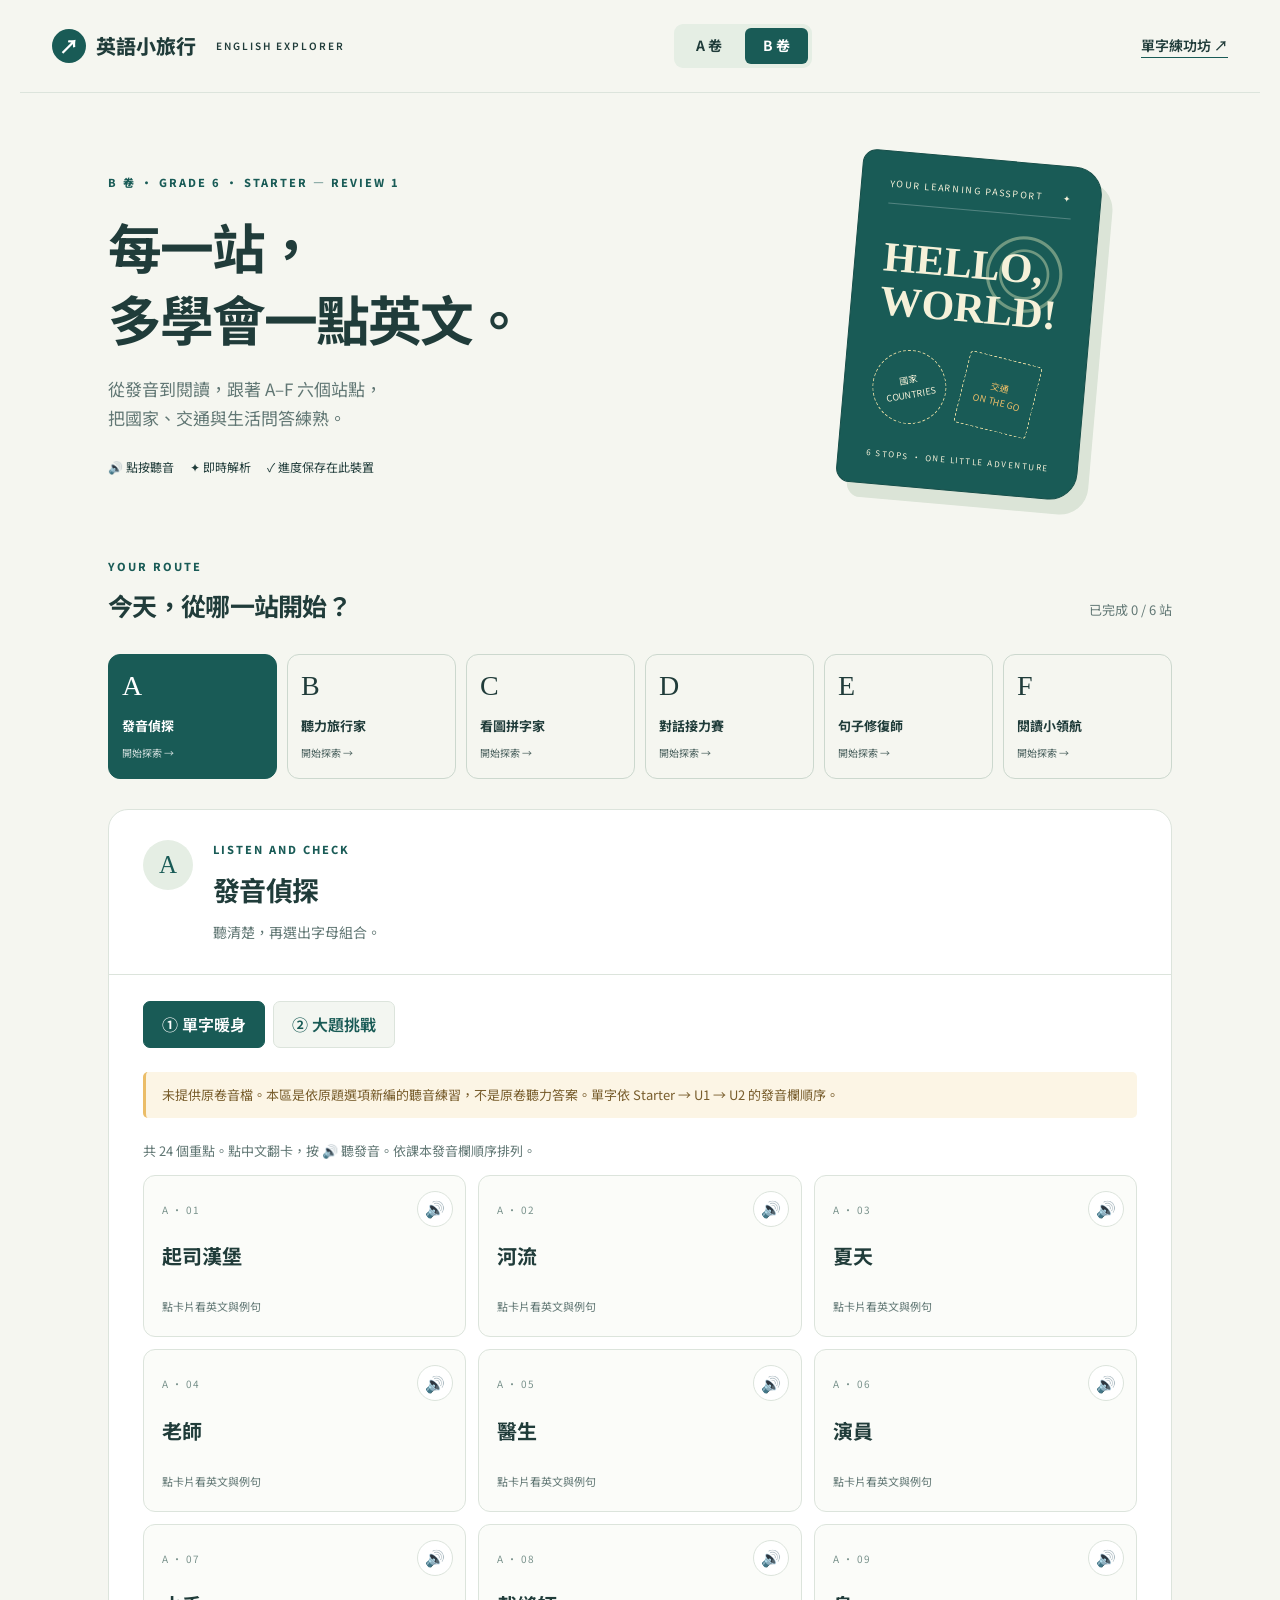
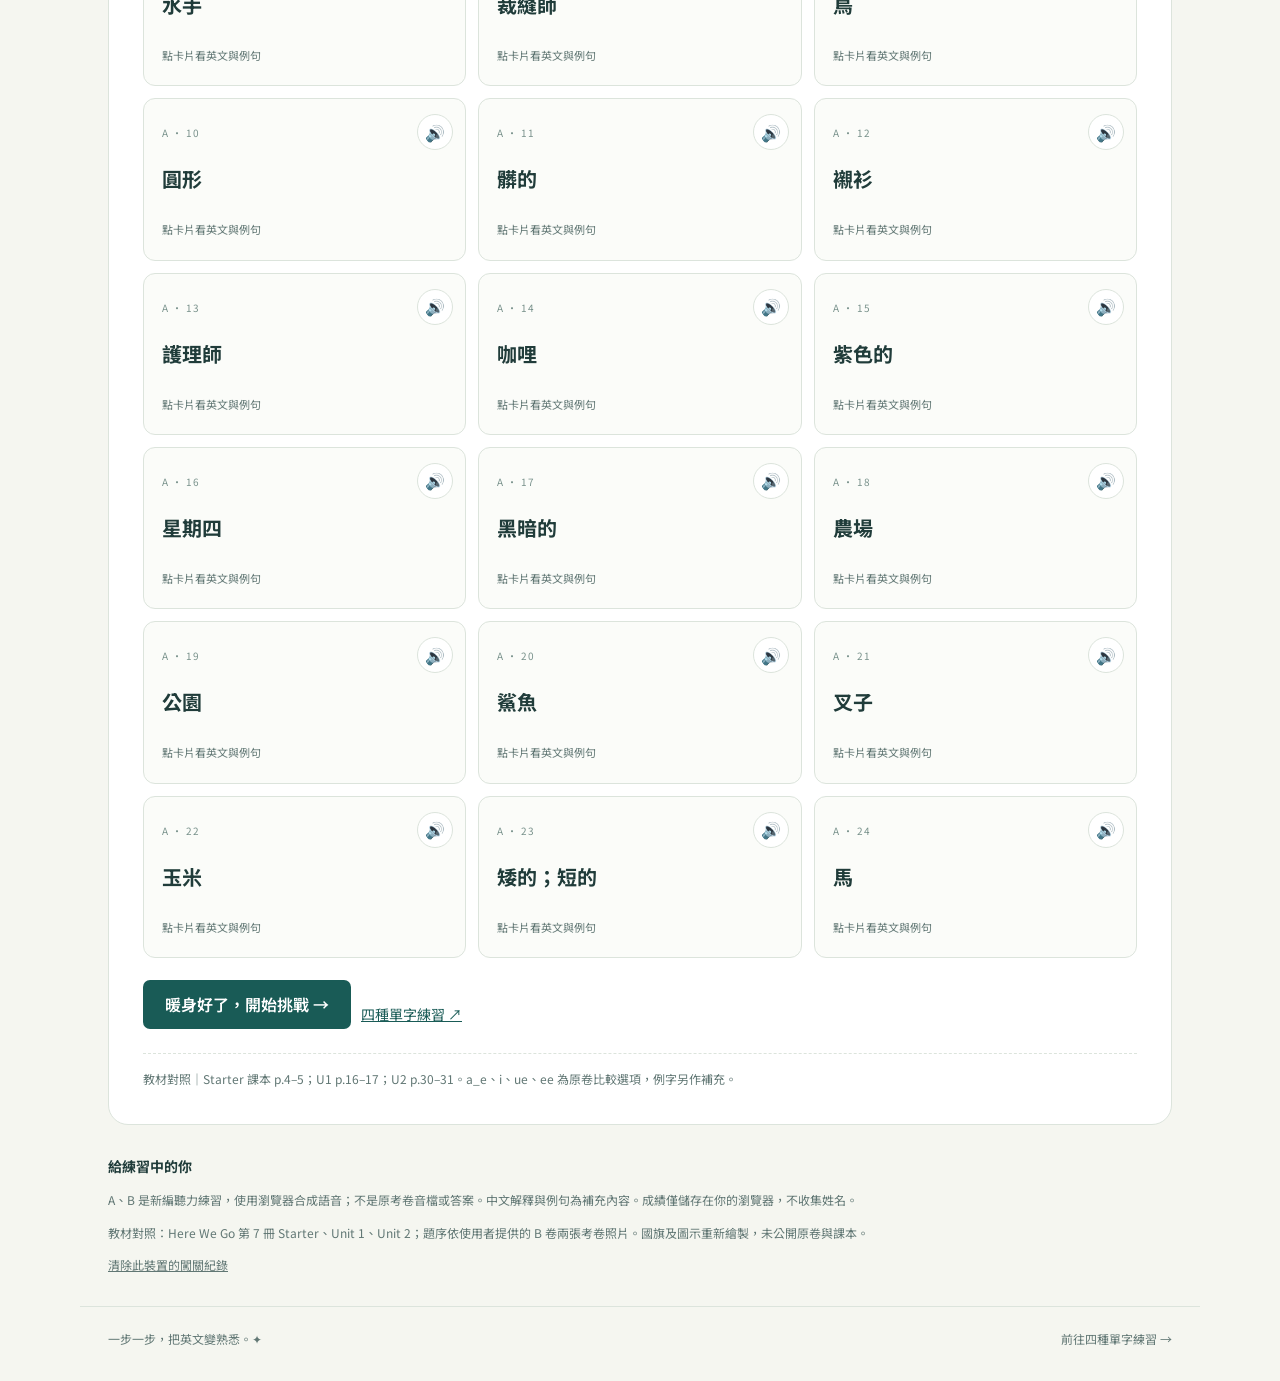
<file: index.html>
<!doctype html>
<html lang="zh-Hant"><head><meta charset="UTF-8"><meta name="viewport" content="width=device-width,initial-scale=1"><meta name="theme-color" content="#195b56"><meta name="description" content="六上英語 Starter–Review 1，依 A–F 大題練發音、國家、交通、對話與閱讀。"><title>英語小旅行｜B 卷闖關練習</title><link rel="stylesheet" href="./style.css?v=2"><script defer src="./data.js"></script><script defer src="./app.js?v=2"></script></head>
<body data-paper="B" data-vocab="vocab.html"><header><a class="brand" href="./index.html"><span class="brand-icon">↗</span> 英語小旅行 <small>ENGLISH EXPLORER</small></a><nav class="paper-switch" aria-label="考卷分頁"><a href="./a.html">A 卷</a><a href="./index.html" aria-current="page">B 卷</a></nav><a class="vocab-link" href="./vocab.html">單字練功坊 ↗</a></header>
<main><section class="hero"><div><div class="eyebrow">B 卷 · GRADE 6 · STARTER — REVIEW 1</div><h1>每一站，<br>多學會一點英文。</h1><p>從發音到閱讀，跟著 A–F 六個站點，<br class="desktop">把國家、交通與生活問答練熟。</p><div class="hero-tags"><span>🔊 點按聽音</span><span>✦ 即時解析</span><span>✓ 進度保存在此裝置</span></div></div><div class="passport" aria-hidden="true"><div class="passport-top">YOUR LEARNING PASSPORT <span>✦</span></div><div class="globe">◎</div><strong>HELLO,<br>WORLD!</strong><div class="stamps"><span>國家<br>COUNTRIES</span><span>交通<br>ON THE GO</span></div><div class="passport-bottom">6 STOPS · ONE LITTLE ADVENTURE</div></div></section>
<section class="journey-head"><div><div class="eyebrow">YOUR ROUTE</div><h2>今天，從哪一站開始？</h2></div><p id="overall">已完成 0 / 6 站</p></section><nav id="route" aria-label="A 到 F 大題導覽"></nav>
<section id="station" class="station" aria-labelledby="station-title"></section>
<aside class="study-note"><strong>給練習中的你</strong><p>A、B 是新編聽力練習，使用瀏覽器合成語音；不是原考卷音檔或答案。中文解釋與例句為補充內容。成績僅儲存在你的瀏覽器，不收集姓名。</p><p>教材對照：Here We Go 第 7 冊 Starter、Unit 1、Unit 2；題序依使用者提供的 B 卷兩張考卷照片。國旗及圖示重新繪製，未公開原卷與課本。</p><button id="reset" class="text-button">清除此裝置的闖關紀錄</button></aside></main><footer><span>一步一步，把英文變熟悉。✦</span><a href="./vocab.html">前往四種單字練習 →</a></footer><div id="toast" role="status"></div></body></html>
</file>
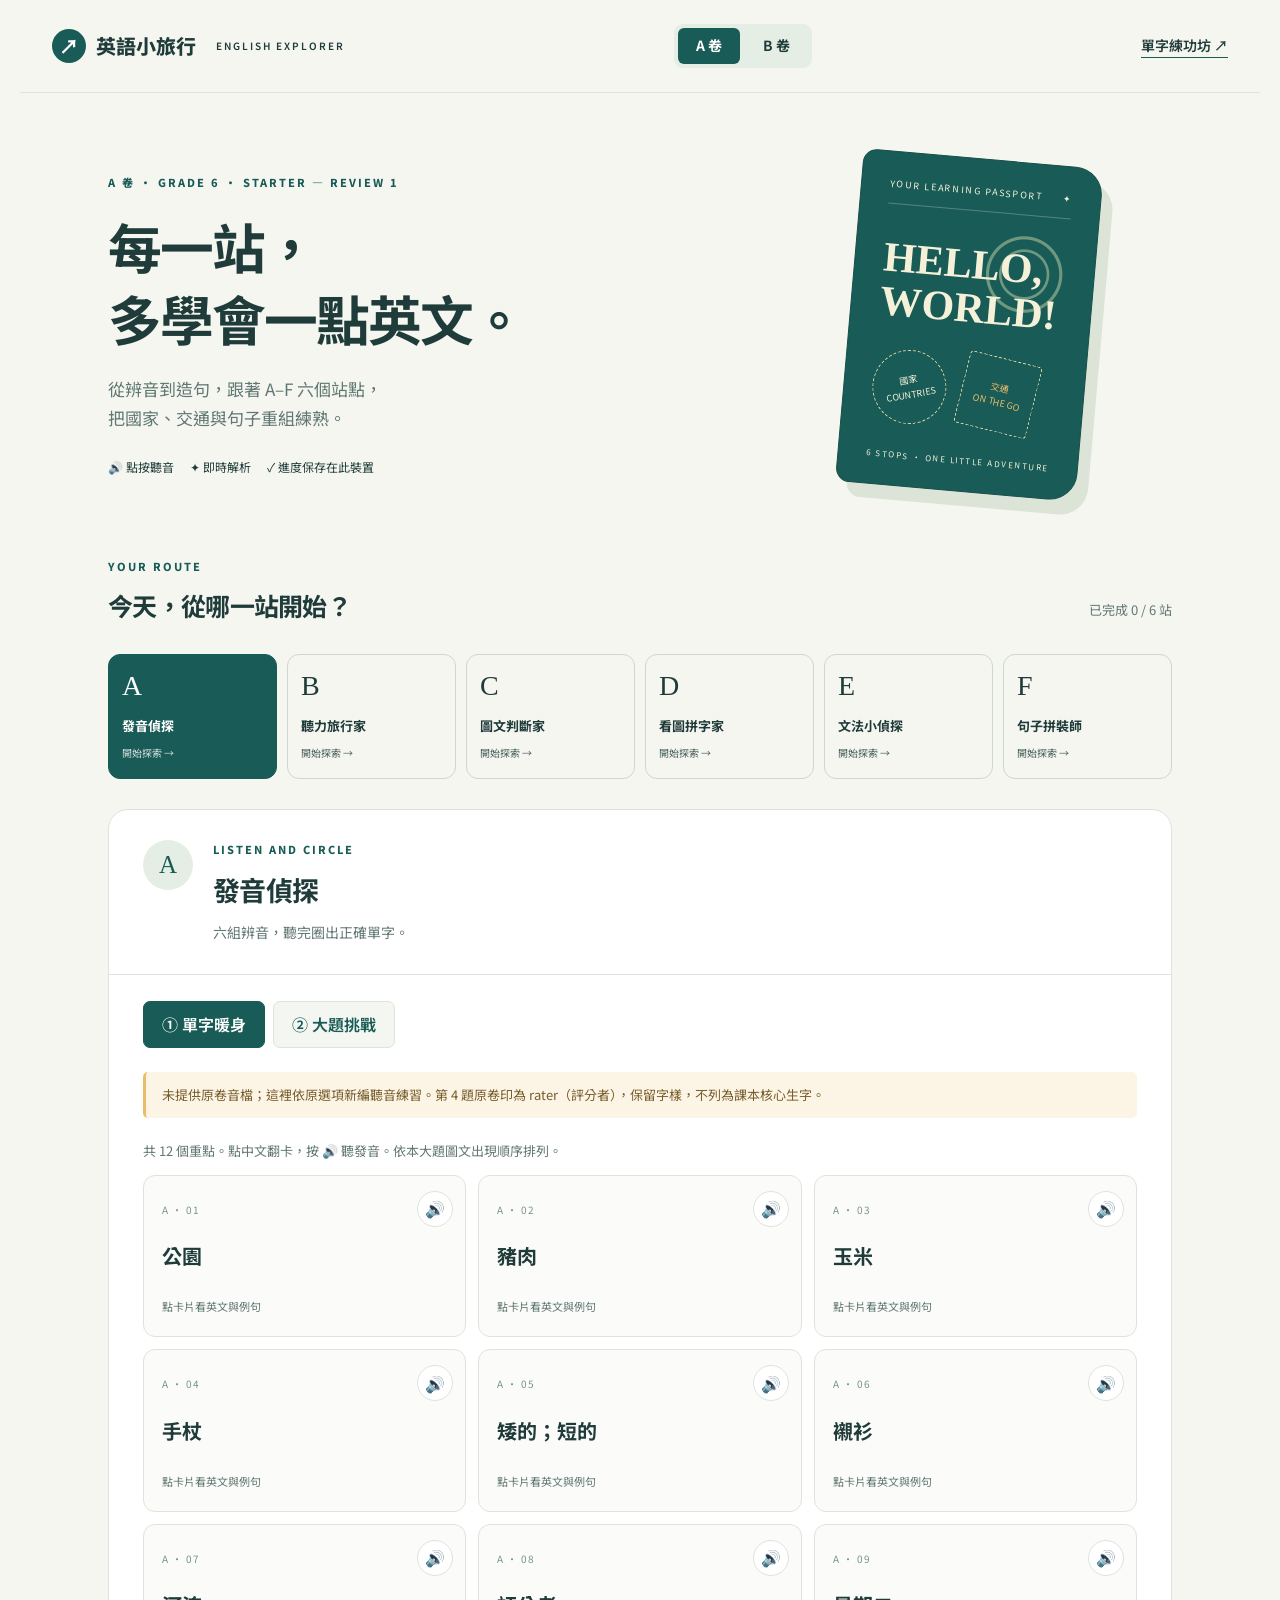
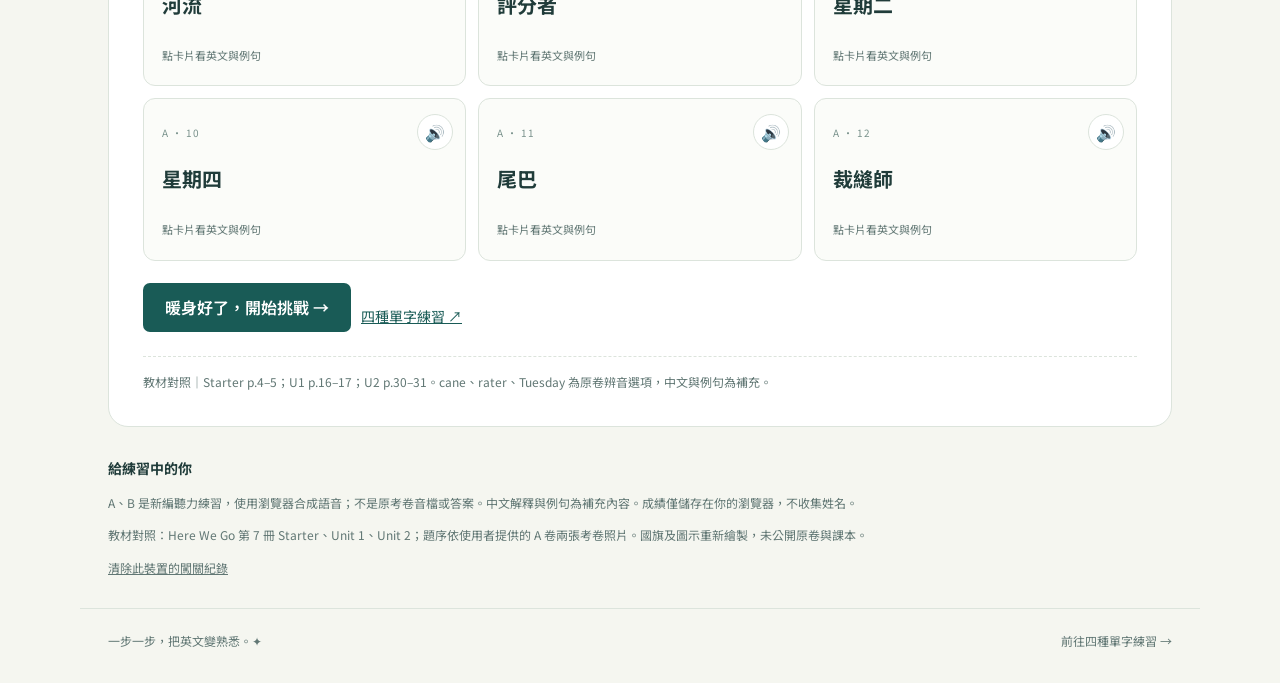
<file: a.html>
<!doctype html>
<html lang="zh-Hant"><head><meta charset="UTF-8"><meta name="viewport" content="width=device-width,initial-scale=1"><meta name="theme-color" content="#195b56"><meta name="description" content="六上英語 Starter–Review 1，依 A–F 大題練發音、國家、交通、對話與閱讀。"><title>英語小旅行｜A 卷闖關練習</title><link rel="stylesheet" href="./style.css?v=2"><script defer src="./data.js"></script><script defer src="./a-data.js"></script><script defer src="./app.js?v=2"></script></head>
<body data-paper="A" data-vocab="vocab-a.html"><header><a class="brand" href="./index.html"><span class="brand-icon">↗</span> 英語小旅行 <small>ENGLISH EXPLORER</small></a><nav class="paper-switch" aria-label="考卷分頁"><a href="./a.html" aria-current="page">A 卷</a><a href="./index.html">B 卷</a></nav><a class="vocab-link" href="./vocab-a.html">單字練功坊 ↗</a></header>
<main><section class="hero"><div><div class="eyebrow">A 卷 · GRADE 6 · STARTER — REVIEW 1</div><h1>每一站，<br>多學會一點英文。</h1><p>從辨音到造句，跟著 A–F 六個站點，<br class="desktop">把國家、交通與句子重組練熟。</p><div class="hero-tags"><span>🔊 點按聽音</span><span>✦ 即時解析</span><span>✓ 進度保存在此裝置</span></div></div><div class="passport" aria-hidden="true"><div class="passport-top">YOUR LEARNING PASSPORT <span>✦</span></div><div class="globe">◎</div><strong>HELLO,<br>WORLD!</strong><div class="stamps"><span>國家<br>COUNTRIES</span><span>交通<br>ON THE GO</span></div><div class="passport-bottom">6 STOPS · ONE LITTLE ADVENTURE</div></div></section>
<section class="journey-head"><div><div class="eyebrow">YOUR ROUTE</div><h2>今天，從哪一站開始？</h2></div><p id="overall">已完成 0 / 6 站</p></section><nav id="route" aria-label="A 到 F 大題導覽"></nav>
<section id="station" class="station" aria-labelledby="station-title"></section>
<aside class="study-note"><strong>給練習中的你</strong><p>A、B 是新編聽力練習，使用瀏覽器合成語音；不是原考卷音檔或答案。中文解釋與例句為補充內容。成績僅儲存在你的瀏覽器，不收集姓名。</p><p>教材對照：Here We Go 第 7 冊 Starter、Unit 1、Unit 2；題序依使用者提供的 A 卷兩張考卷照片。國旗及圖示重新繪製，未公開原卷與課本。</p><button id="reset" class="text-button">清除此裝置的闖關紀錄</button></aside></main><footer><span>一步一步，把英文變熟悉。✦</span><a href="./vocab-a.html">前往四種單字練習 →</a></footer><div id="toast" role="status"></div></body></html>
</file>
<file: style.css>
@import url('https://fonts.googleapis.com/css2?family=Noto+Sans+TC:wght@400;500;600;700;800&display=swap');
.paper-switch{display:flex;gap:5px;background:#e5eee4;padding:4px;border-radius:9px}.paper-switch a{font-size:14px;font-weight:700;text-decoration:none;padding:6px 18px;border-radius:6px;white-space:nowrap}.paper-switch a[aria-current="page"]{background:#195b56;color:white}.sentence-slots{display:flex;gap:8px;flex-wrap:wrap;min-height:85px;background:#f0f5ec;border:1px dashed #9fb5ab;padding:15px;border-radius:10px;margin:15px 0;color:#617774;font-size:14px}.token-pool{display:flex;gap:8px;flex-wrap:wrap;margin:15px 0 22px}.word-token{background:white;border:1px solid #9fb5ab;border-radius:8px;padding:9px 15px;color:#203c3a;font-weight:600}.word-token:disabled{opacity:.25;cursor:default}.option .visual{width:115px;min-height:70px;font-size:32px;padding:8px;margin:0 0 8px}.option .flag{width:95px;height:57px}@media(max-width:520px){header{flex-wrap:wrap;gap:14px}.paper-switch{order:3;width:100%;justify-content:center}.paper-switch a{flex:1;text-align:center}}
:root{--ink:#203c3a;--muted:#617774;--green:#195b56;--paper:#f5f6f0;--line:#dce4dc;--gold:#ebbd68;--mint:#e5eee4}*{box-sizing:border-box}body{margin:0;background:var(--paper);color:var(--ink);font-family:'Noto Sans TC',system-ui,sans-serif;font-size:16px;line-height:1.7}button,input,select{font:inherit}button,a,input,select{-webkit-tap-highlight-color:transparent}button{cursor:pointer}a{color:inherit}button:focus-visible,a:focus-visible,input:focus-visible,select:focus-visible{outline:3px solid #cf8e22;outline-offset:4px}header{max-width:1240px;margin:auto;display:flex;align-items:center;justify-content:space-between;padding:24px 32px;border-bottom:1px solid var(--line)}.brand{text-decoration:none;font-size:20px;font-weight:800;display:flex;align-items:center;gap:10px}.brand small{font-size:10px;font-weight:600;letter-spacing:2px;margin-left:10px}.brand-icon{background:var(--green);color:white;border-radius:50%;width:34px;height:34px;text-align:center}.vocab-link{text-decoration:none;border-bottom:1px solid var(--green);font-size:14px;font-weight:600}main{max-width:1120px;margin:auto;padding:0 28px}.hero{display:grid;grid-template-columns:1.5fr 1fr;align-items:center;gap:50px;padding:65px 0 55px}.eyebrow{font-size:11px;letter-spacing:2px;font-weight:800;color:var(--green)}h1{font-size:clamp(32px,4.2vw,54px);line-height:1.35;letter-spacing:-2px;margin:18px 0 20px}h2{font-size:25px;letter-spacing:-.7px;margin:8px 0}h3{margin:0 0 8px}.hero p{color:var(--muted);font-size:17px}.hero-tags{display:flex;flex-wrap:wrap;gap:16px;font-size:12px;margin-top:24px}.passport{background:var(--green);color:#f5f1d9;border-radius:14px 28px 28px 14px;padding:24px 28px;max-width:315px;justify-self:center;transform:rotate(5deg);box-shadow:12px 14px 0 #dbe4d7;position:relative;border:1px solid #164e49}.passport-top{font-size:9px;letter-spacing:1.7px;border-bottom:1px solid #ffffff40;padding-bottom:12px;display:flex;gap:20px;justify-content:space-between}.globe{position:absolute;right:27px;top:63px;font-size:85px;line-height:1;color:#c5d5ab80}.passport strong{display:block;font-family:Georgia,serif;font-size:42px;line-height:1.03;margin:32px 0 25px;position:relative}.stamps{display:flex;gap:15px}.stamps span{border:1px dashed #e1d9a2;border-radius:50%;font-size:9px;width:74px;height:74px;display:grid;place-content:center;text-align:center;transform:rotate(-15deg)}.stamps span+span{border-radius:4px;transform:rotate(9deg);color:var(--gold)}.passport-bottom{font-size:8px;letter-spacing:1.5px;margin-top:25px}.journey-head{display:flex;align-items:end;justify-content:space-between;margin:10px 0 20px}.journey-head p{font-size:13px;color:var(--muted)}#route{display:grid;grid-template-columns:repeat(6,1fr);gap:10px;margin-bottom:30px}.route-card{background:transparent;color:var(--ink);border:1px solid #ccd8ce;border-radius:12px;text-align:left;padding:14px 13px;transition:background .15s}.route-card:hover{background:var(--mint)}.route-card.active{background:var(--green);border-color:var(--green);color:white}.route-letter{font-family:Georgia,serif;font-size:28px;display:block;line-height:1.2}.route-card strong{font-size:13px;display:block;margin-top:12px}.route-card small{font-size:10px;opacity:.8}.station{background:#fff;border:1px solid var(--line);border-radius:20px;overflow:hidden}.station-head{padding:30px 34px 24px;display:flex;align-items:start;justify-content:space-between;gap:20px;border-bottom:1px solid var(--line)}.station-head h2{font-size:27px}.station-head p{margin:5px 0;color:var(--muted);font-size:14px}.station-number{background:var(--mint);color:var(--green);width:50px;height:50px;border-radius:50%;display:grid;place-items:center;font-size:25px;font-family:Georgia,serif;flex-shrink:0}.station-title-wrap{flex:1}.station-body{padding:26px 34px 34px}.tabs{display:flex;gap:8px;margin-bottom:24px}.tab{background:#f3f6f1;color:var(--green);border:1px solid var(--line);border-radius:7px;padding:9px 18px;font-weight:600}.tab.active{background:var(--green);color:white;border-color:var(--green)}.source{font-size:12px;color:var(--muted);margin-top:24px;padding-top:15px;border-top:1px dashed var(--line)}.notice{background:#fcf5e5;color:#785d2c;border-left:3px solid var(--gold);padding:12px 16px;border-radius:5px;font-size:13px;margin:0 0 22px}.word-grid{display:grid;grid-template-columns:repeat(3,1fr);gap:12px}.word-card{border:1px solid var(--line);border-radius:12px;padding:18px;position:relative;background:#fbfcf9}.word-order{font-size:10px;letter-spacing:1px;color:#78918b}.word-flip{border:0;background:transparent;padding:8px 32px 8px 0;display:block;text-align:left;width:100%;min-height:70px;color:var(--ink);font-size:20px;font-weight:700}.word-card small{font-size:11px;color:var(--muted)}.speak{border:1px solid var(--line);border-radius:50%;width:36px;height:36px;background:white;flex-shrink:0}.word-card .speak{position:absolute;right:12px;top:15px}.example{font-size:13px;border-top:1px solid var(--line);padding-top:12px;margin-top:10px}.example p{margin:3px 0}.example .zh{color:var(--muted)}.practice-link{display:inline-block;margin-top:20px;color:var(--green);font-size:14px}.quiz-top{display:flex;justify-content:space-between;gap:15px;align-items:center;margin-bottom:15px;font-size:12px;color:var(--muted)}.progress{height:5px;background:var(--mint);border-radius:4px;margin-bottom:28px}.progress>div{height:100%;background:var(--green);border-radius:4px}.question{white-space:pre-line;font-size:22px;line-height:1.7;font-weight:600;margin:14px 0 24px}.options{display:grid;gap:10px}.option{border:1px solid #cad7ce;border-radius:10px;background:#fff;display:flex;align-items:center;gap:14px;padding:16px;text-align:left;color:var(--ink)}.option:hover:not(:disabled){border-color:var(--green);background:#f4f8f1}.option .option-letter{width:29px;height:29px;border:1px solid var(--line);border-radius:50%;display:grid;place-items:center;font-size:13px;flex-shrink:0}.option.correct{background:#e7f3e7;border:2px solid #34734a}.option.wrong{background:#fff0ed;border:2px solid #b94a35}.option:disabled{cursor:default;opacity:1}.feedback{margin-top:22px;padding:16px 20px;border-radius:10px;background:#f0f5ec;font-size:15px}.feedback.wrong{background:#fff1eb}.actions{display:flex;flex-wrap:wrap;gap:10px;margin-top:22px;align-items:center}.primary,.secondary{border:0;border-radius:7px;padding:11px 22px;font-weight:600;background:var(--green);color:white}.secondary{background:var(--mint);color:var(--green)}.primary:disabled{opacity:.45;cursor:default}.large-speak{background:var(--mint);border:0;color:var(--green);border-radius:12px;padding:20px 30px;font-size:18px}.input-row{display:flex;flex-wrap:wrap;gap:12px}.answer-input{padding:13px 15px;border:1px solid #9fb5ab;border-radius:8px;min-width:0;max-width:100%;width:290px;background:#fcfdf9}.blank-group{display:grid;gap:6px;font-size:13px}.visual{width:180px;min-height:110px;background:#f1f5ec;border-radius:14px;display:grid;place-content:center;text-align:center;font-size:60px;margin:10px 0 20px;padding:15px}.flag{width:140px;height:84px;border:1px solid #bac8bc;display:block}.visual small{font-size:11px;line-height:1.5;margin-top:8px;color:var(--muted)}.table-wrap{overflow-x:auto;margin-bottom:25px}table{width:100%;border-collapse:collapse;font-size:14px;min-width:440px}th,td{padding:12px;border:1px solid var(--line);text-align:center}th{background:#eaf0e4}td .flag{width:65px;height:40px;margin:0 auto 6px}.number-grid{display:grid;grid-template-columns:repeat(3,1fr);gap:14px}.number-card{border:1px solid var(--line);border-radius:12px;padding:14px}.number-card .visual{width:100%;margin:10px 0}.number-card .flag{width:100px;height:60px}.number-card label{font-size:13px}.number-card select{border:1px solid #9fb5ab;border-radius:5px;padding:6px;margin-left:5px}.audio-list{display:flex;flex-wrap:wrap;gap:8px;margin-bottom:20px}.audio-list button{padding:10px 16px;border:1px solid #bdd0be;background:#f0f5ec;border-radius:7px;color:var(--green)}.result{text-align:center;padding:30px 10px}.result .score{font-size:60px;color:var(--green);font-weight:800;line-height:1.4}.result p{color:var(--muted)}.study-note{padding:30px 0;color:var(--muted);font-size:12px}.study-note strong{font-size:14px;color:var(--ink)}.study-note p{max-width:900px}.text-button{border:0;background:transparent;padding:0;text-decoration:underline;color:var(--muted);font-size:12px}footer{border-top:1px solid var(--line);max-width:1120px;padding:22px 28px 32px;margin:auto;display:flex;justify-content:space-between;gap:20px;font-size:12px;color:var(--muted)}footer a{text-decoration:none}#toast{position:fixed;bottom:25px;left:50%;transform:translateX(-50%);background:var(--green);color:white;border-radius:9px;font-size:14px;padding:10px 20px;max-width:90%;display:none;z-index:10}@media(max-width:800px){.brand small{display:none}.hero{gap:20px;padding:45px 0}.passport{transform:rotate(4deg) scale(.88)}#route{grid-template-columns:repeat(3,1fr)}.word-grid{grid-template-columns:repeat(2,1fr)}.number-grid{grid-template-columns:repeat(2,1fr)}}@media(max-width:520px){header{padding:18px 20px}.brand{font-size:17px}.vocab-link{font-size:12px}main{padding:0 18px}.hero{grid-template-columns:1fr;padding:34px 0 24px}.hero p{font-size:15px}.passport{display:none}.hero-tags{gap:10px;font-size:11px}h1{font-size:37px}.journey-head{align-items:start}.journey-head h2{font-size:20px}.journey-head p{font-size:11px;white-space:nowrap}.route-card{padding:12px}.route-card strong{font-size:12px}.station-head{padding:23px 20px;gap:12px}.station-head h2{font-size:23px}.station-number{width:38px;height:38px}.station-body{padding:20px}.tabs{gap:6px}.tab{padding:9px 13px;font-size:14px}.word-grid{grid-template-columns:1fr}.question{font-size:19px}.option{font-size:15px;padding:13px}.number-grid{grid-template-columns:1fr}.input-row{display:grid}.answer-input{width:100%}footer{padding:20px;flex-direction:column;gap:8px}}@media(prefers-reduced-motion:reduce){*{transition:none!important;scroll-behavior:auto!important}}@media print{header,#route,.tabs,.actions,.speak,.study-note,footer{display:none}.hero{padding:0}.passport{display:none}.station{border:0}.word-grid{grid-template-columns:repeat(2,1fr)}}
</file>
